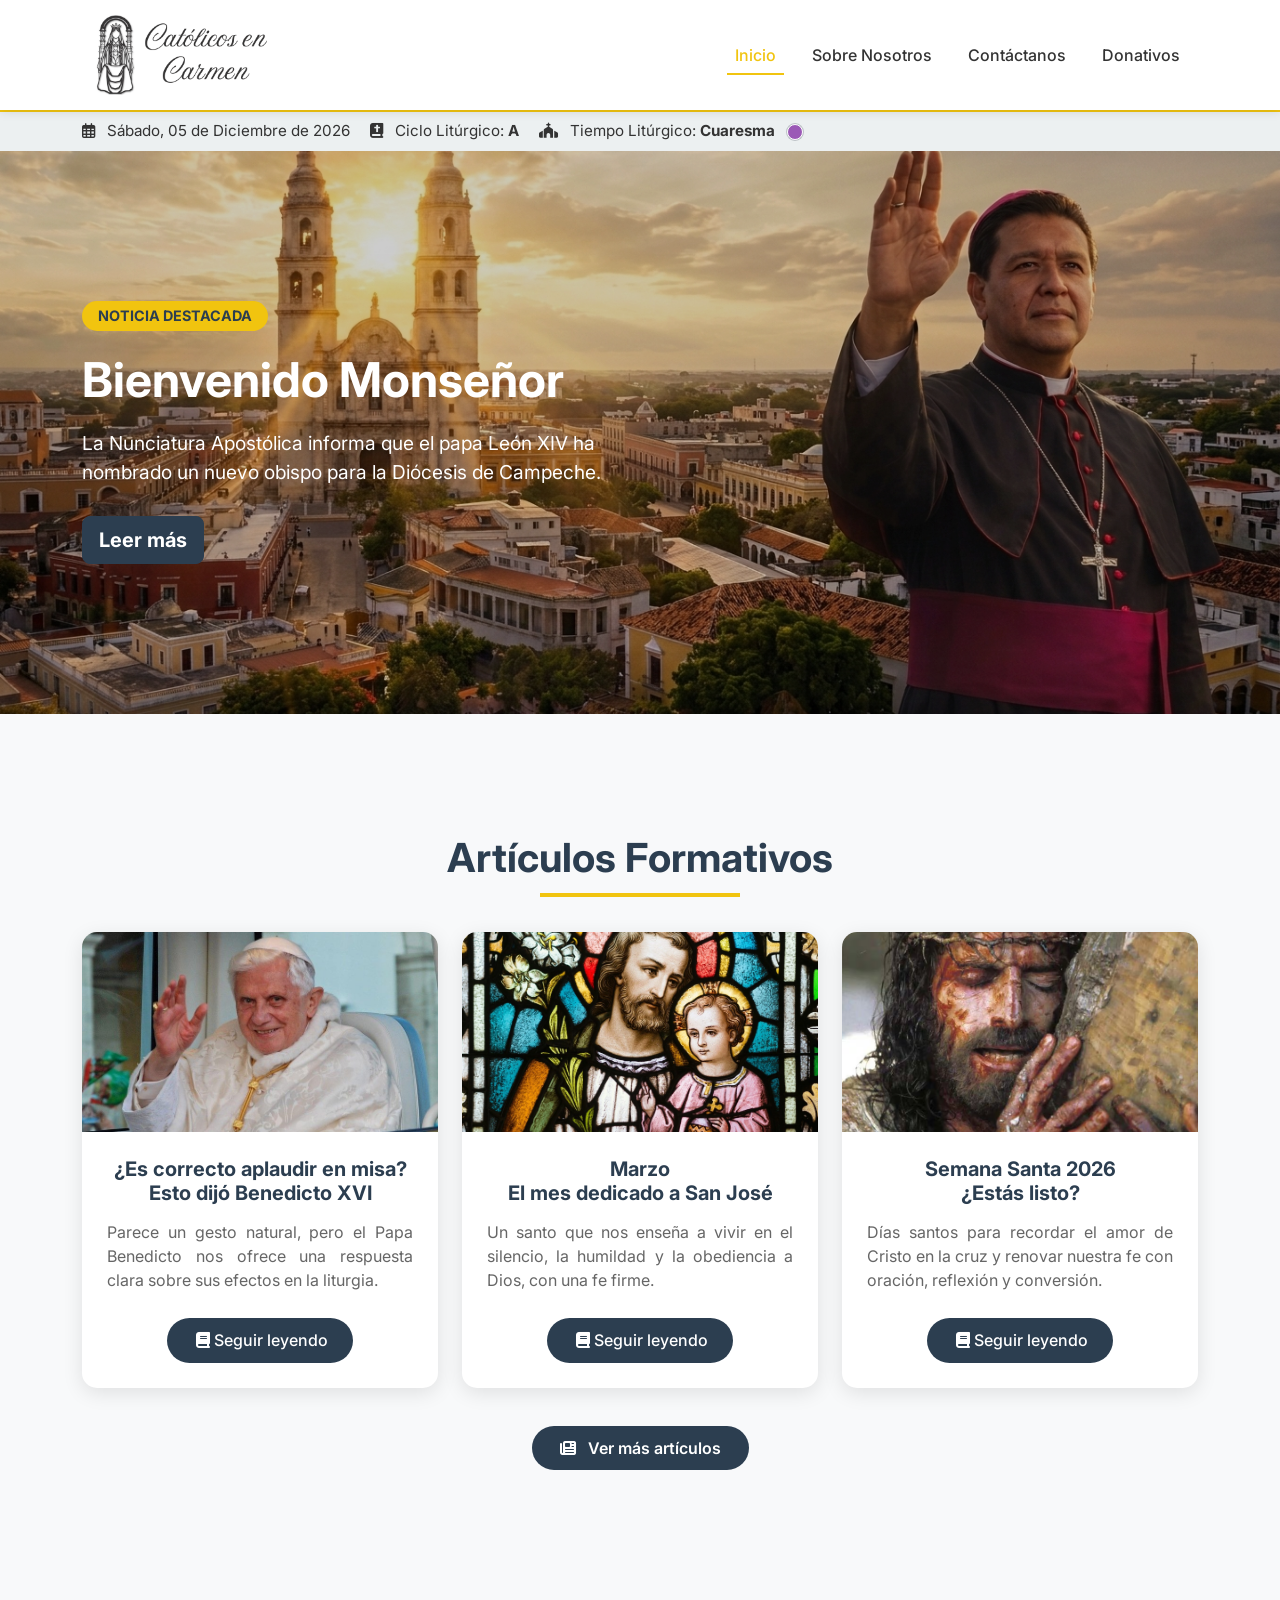
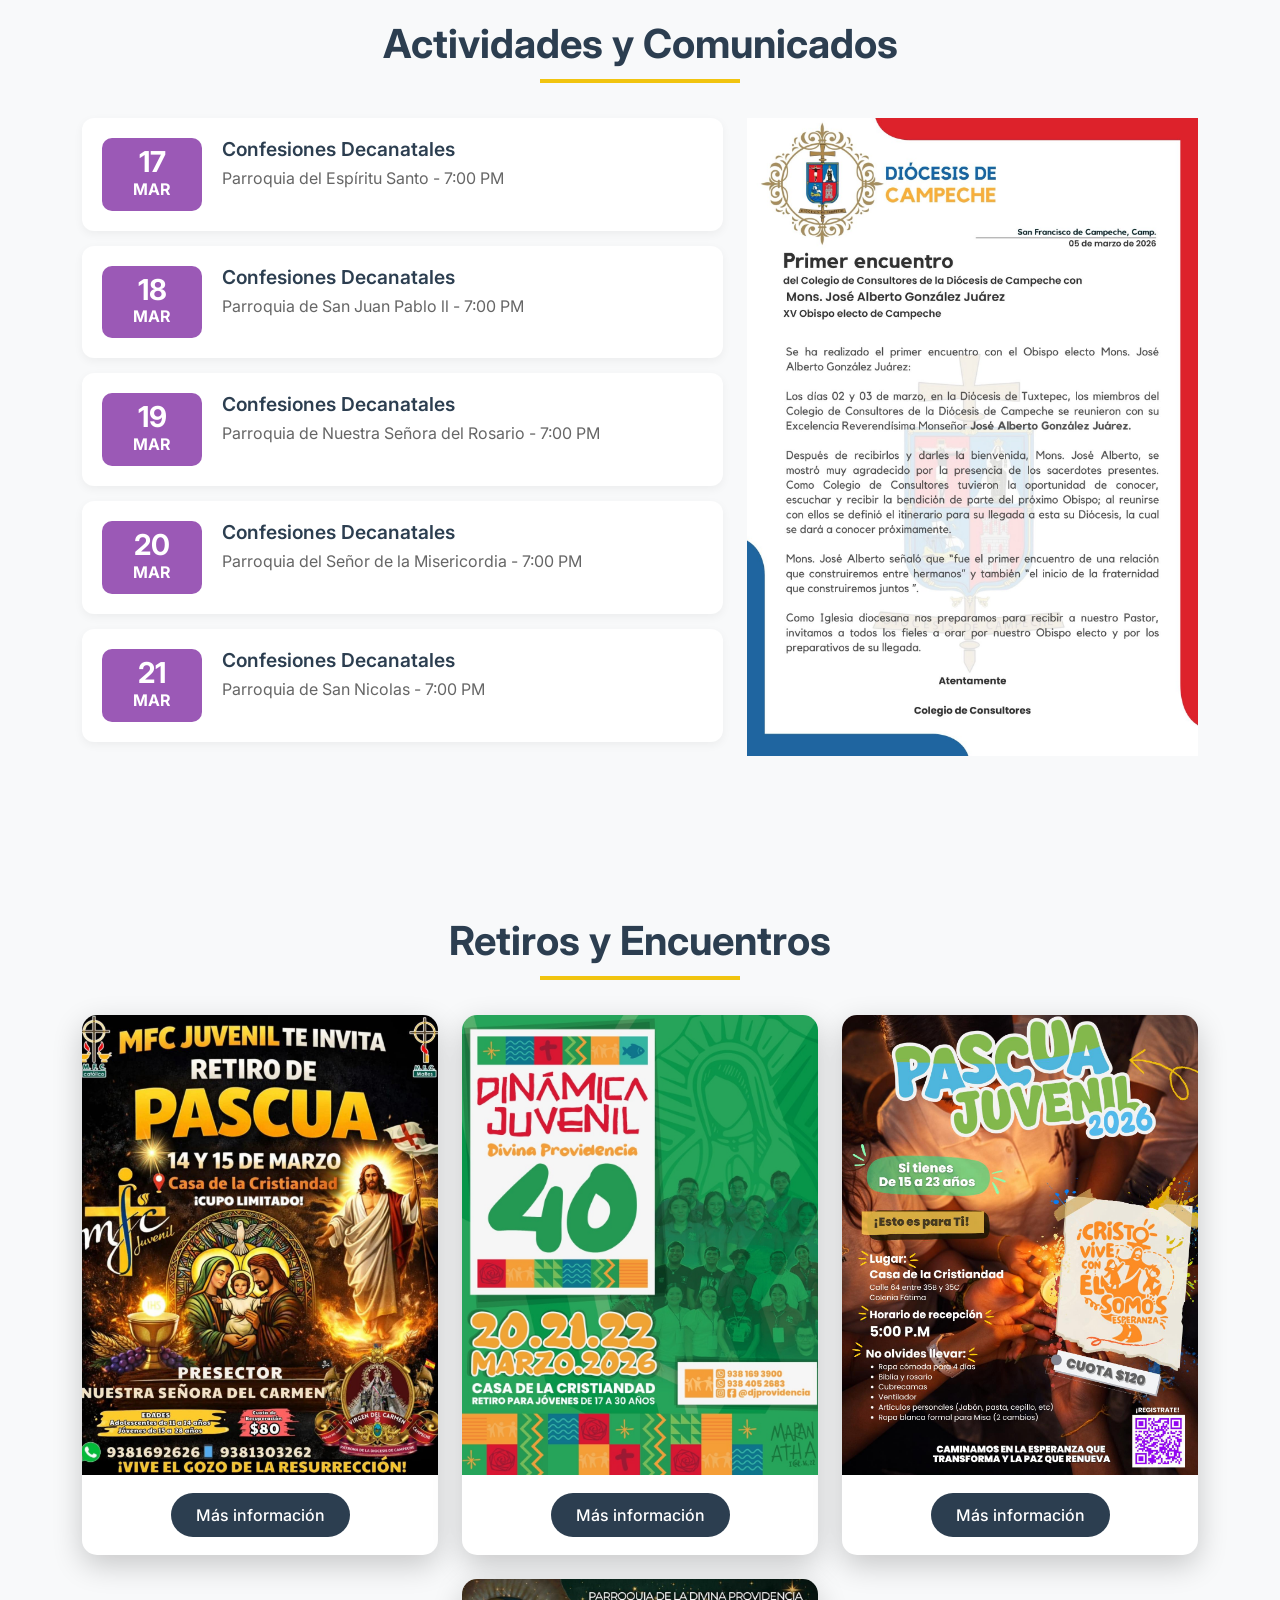
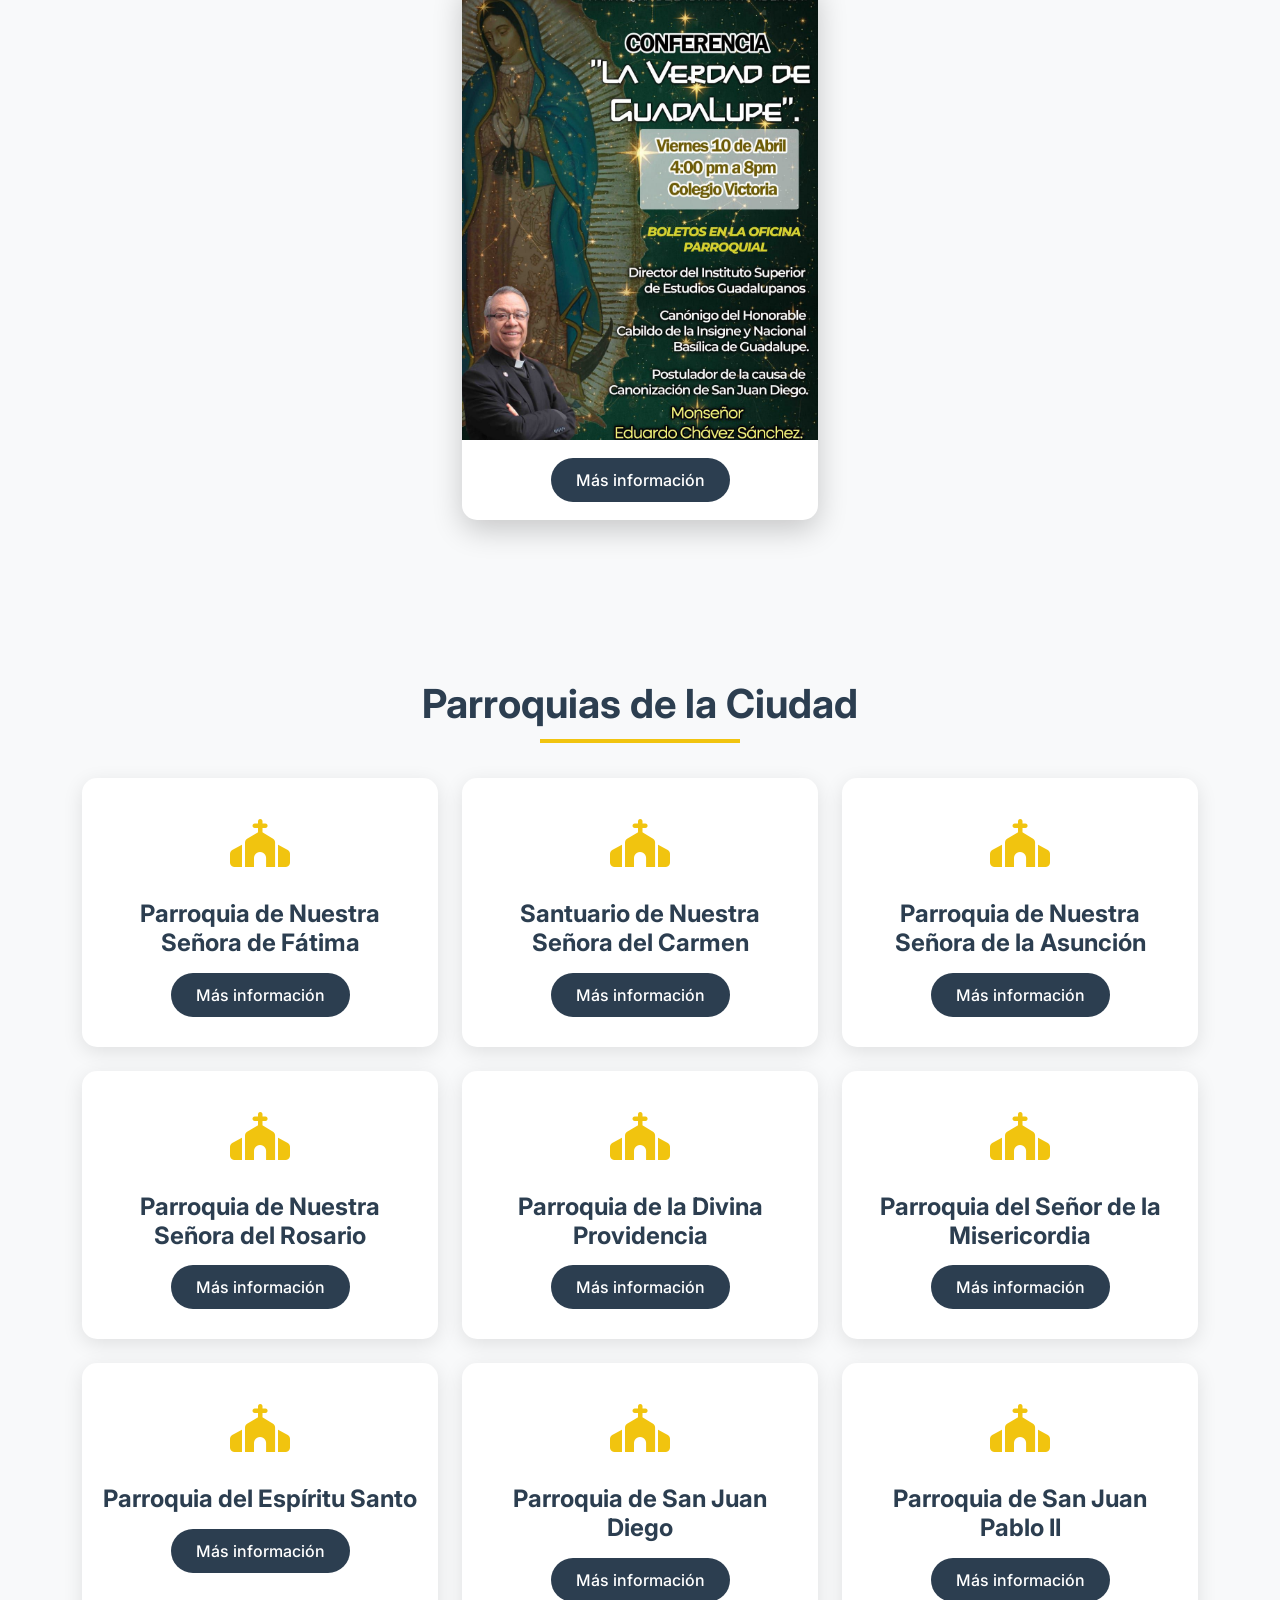
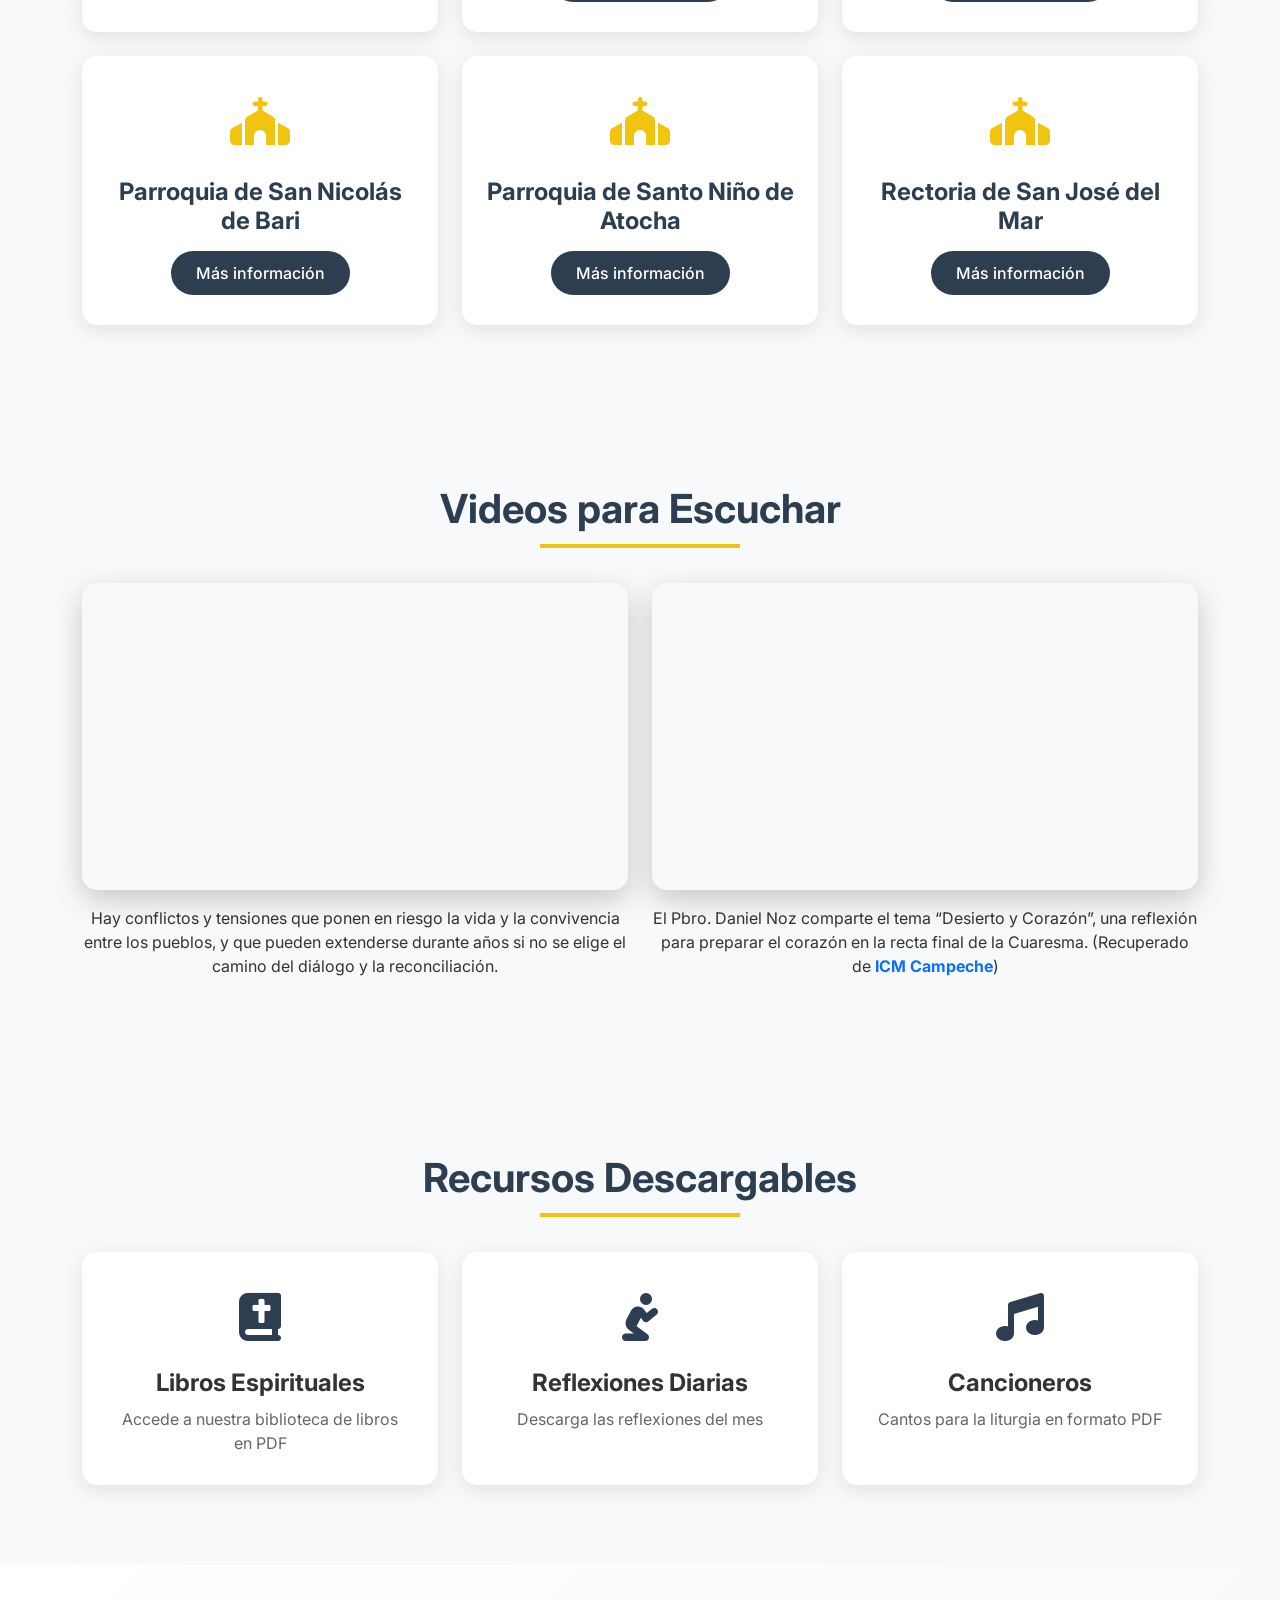
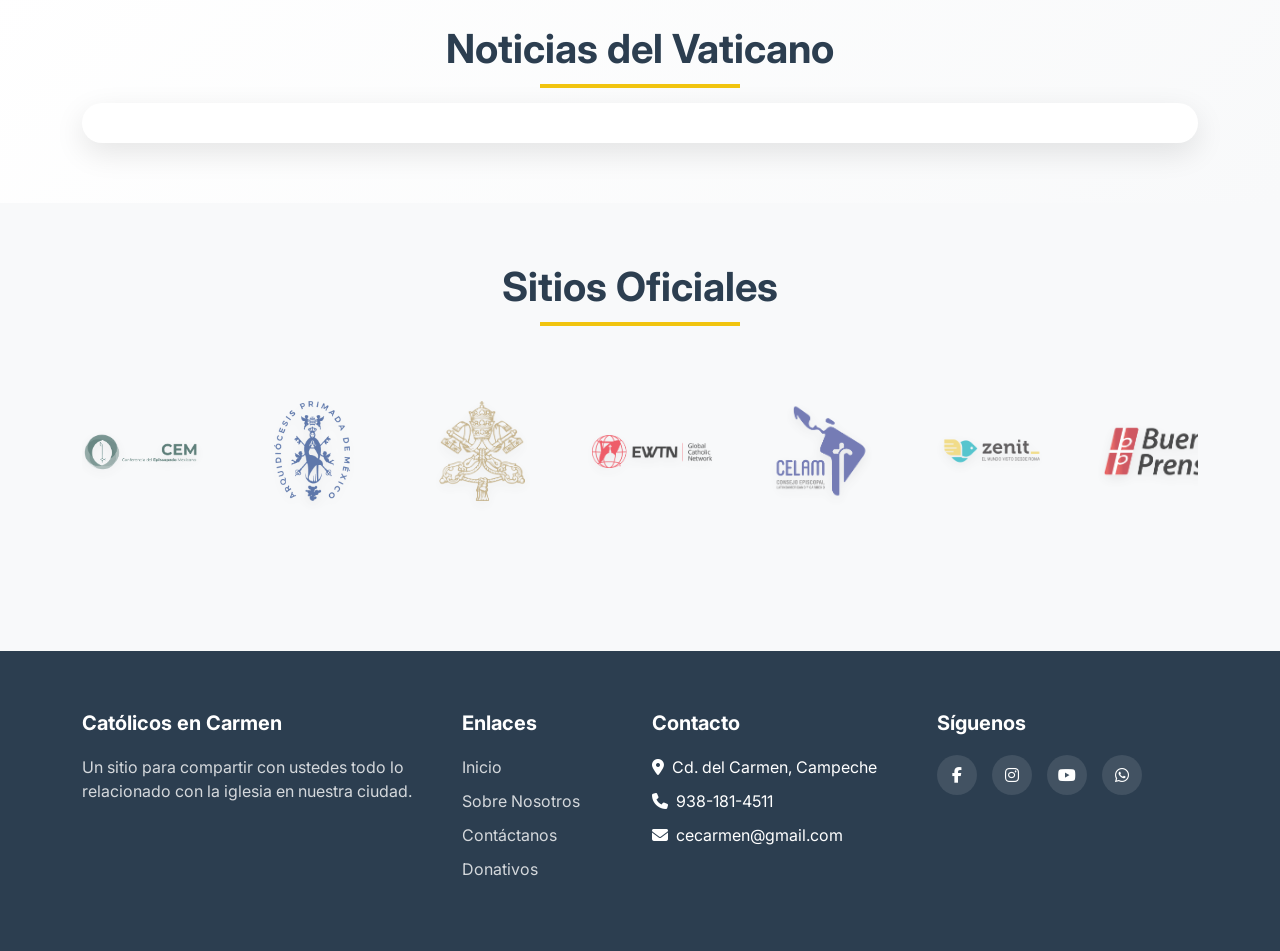
<file: index.html>
<!DOCTYPE html>
<html lang="es">
<head>
    <meta charset="UTF-8">
    <meta name="viewport" content="width=device-width, initial-scale=1.0">
    <title>Católicos en Carmen</title>
    <link rel="icon" href="main/images/icono.ico" type="image/x-icon">
    <link href="https://cdn.jsdelivr.net/npm/bootstrap@5.3.0/dist/css/bootstrap.min.css" rel="stylesheet">
    <link rel="stylesheet" href="https://cdnjs.cloudflare.com/ajax/libs/font-awesome/6.4.0/css/all.min.css">
    <link href="https://fonts.googleapis.com/css2?family=Inter:wght@300;400;500;600;700&display=swap" rel="stylesheet">
    <link rel="stylesheet" href="main/style.css">
</head>
<body>

<!-- Navbar Principal -->
<nav class="navbar navbar-expand-lg navbar-principal sticky-top">
    <div class="container">
        <a class="navbar-brand" href="index.html">
            <img src="main/images/logo.png" alt="Logo">
        </a>
        <button class="navbar-toggler" type="button" data-bs-toggle="collapse" data-bs-target="#navbarPrincipal" aria-controls="navbarPrincipal" aria-expanded="false" aria-label="Toggle navigation">
            <span class="navbar-toggler-icon"></span>
        </button>
        <div class="collapse navbar-collapse" id="navbarPrincipal">
            <ul class="navbar-nav ms-auto">
                <li class="nav-item">
                    <a class="nav-link active" href="index.html">Inicio</a>
                </li>
                <li class="nav-item">
                    <a class="nav-link" href="#">Sobre Nosotros</a>
                </li>
                <li class="nav-item">
                    <a class="nav-link" href="#">Contáctanos</a>
                </li>
                <li class="nav-item">
                    <a class="nav-link" href="#">Donativos</a>
                </li>
            </ul>
        </div>
    </div>
</nav>

<!-- Segundo Navbar -->
<nav class="navbar-liturgico sticky-top">
    <div class="container">
        <div class="liturgico-info">
            <span><i class="far fa-calendar-alt me-2"></i> <span id="fecha-actual"></span></span>
            <span><i class="fas fa-bible me-2"></i> Ciclo Litúrgico: <strong id="ciclo-liturgico">A</strong></span>
            <span>
                <i class="fas fa-church me-2"></i> Tiempo Litúrgico: 
                <strong id="tiempo-liturgico">Cuaresma</strong>
                <span class="circulo-liturgico" id="circulo-tiempo" style="background-color: #9b59b6;"></span>
            </span>
        </div>
    </div>
</nav>

<!-- Noticia Principal -->
<section id="inicio" class="hero-section">
    <div class="container">
        <div class="hero-content">
            <span class="badge">NOTICIA DESTACADA</span>
            <h1>Bienvenido Monseñor</h1>
            <p>La Nunciatura Apostólica informa que el papa León XIV ha nombrado un nuevo obispo para la Diócesis de Campeche.</p>
            <a href="noticia/noti_001.html" class="btn btn-outline-light btn-lg"><strong>Leer más</strong></a>
        </div>
    </div>
</section>

<!-- Artículos Formativos -->
<section class="section-padding">
    <div class="container">
        <h2 class="section-title">Artículos Formativos</h2>
        <div class="row g-4">
            <div class="col-md-4">
                <div class="card">
                    <img src="main/images/art_001.jpeg" class="card-img-top" alt="Artículo 1">
                    <div class="card-body">
                        <h5 class="card-title">¿Es correcto aplaudir en misa?<br>Esto dijó Benedicto XVI</h5>
                        <p class="card-text"> Parece un gesto natural, pero el Papa Benedicto nos ofrece una respuesta clara sobre sus efectos en la liturgia.</p>
                        <a href="#" class="btn btn-link"><i class="fas fa-book ms-1"></i> Seguir leyendo</a>
                    </div>
                </div>
            </div>
            <div class="col-md-4">
                <div class="card">
                    <img src="main/images/art_002.webp" class="card-img-top" alt="Artículo 2">
                    <div class="card-body">
                        <h5 class="card-title">Marzo<br>El mes dedicado a San José</h5>
                        <p class="card-text">Un santo que nos enseña a vivir en el silencio, la humildad y la obediencia a Dios, con una fe firme.</p>
                        <a href="#" class="btn btn-link"><i class="fas fa-book ms-1"></i> Seguir leyendo</a>
                    </div>
                </div>
            </div>
            <div class="col-md-4">
                <div class="card">
                    <img src="main/images/art_003.avif" class="card-img-top" alt="Artículo 3">
                    <div class="card-body">
                        <h5 class="card-title">Semana Santa 2026<br>¿Estás listo?</h5>
                        <p class="card-text">Días santos para recordar el amor de Cristo en la cruz y renovar nuestra fe con oración, reflexión y conversión.</p>
                        <a href="#" class="btn btn-link"><i class="fas fa-book ms-1"></i> Seguir leyendo</a>
                    </div>
                </div>
            </div>
        </div>
        <div class="text-center mt-5">
    <a href="#" class="btn-articulos">
        <i class="fas fa-newspaper me-2"></i> Ver más artículos
    </a>
</div>
    </div>
</section>

<!-- Actividades y Comunicados-->
<section class="section-padding bg-light">
    <div class="container">
        <h2 class="section-title">Actividades y Comunicados</h2>
        <div class="row g-4">
            <div class="col-lg-7 mx-auto">
                <div class="calendario-item">
                    <div class="calendario-fecha">
                        <span class="dia">17</span>
                        <span class="mes">MAR</span>
                    </div>
                    <div class="calendario-info">
                        <h4>Confesiones Decanatales</h4>
                        <p>Parroquia del Espíritu Santo - 7:00 PM</p>
                    </div>
                </div>
                <div class="calendario-item">
                    <div class="calendario-fecha">
                        <span class="dia">18</span>
                        <span class="mes">MAR</span>
                    </div>
                    <div class="calendario-info">
                        <h4>Confesiones Decanatales</h4>
                        <p>Parroquia de San Juan Pablo ll - 7:00 PM</p>
                    </div>
                </div>
                <div class="calendario-item">
                    <div class="calendario-fecha">
                        <span class="dia">19</span>
                        <span class="mes">MAR</span>
                    </div>
                    <div class="calendario-info">
                        <h4>Confesiones Decanatales</h4>
                        <p>Parroquia de Nuestra Señora del Rosario - 7:00 PM</p>
                    </div>
                </div>
                <div class="calendario-item">
                    <div class="calendario-fecha">
                        <span class="dia">20</span>
                        <span class="mes">MAR</span>
                    </div>
                    <div class="calendario-info">
                        <h4>Confesiones Decanatales</h4>
                        <p>Parroquia del Señor de la Misericordia - 7:00 PM</p>
                    </div>
                </div>
                <div class="calendario-item">
                    <div class="calendario-fecha">
                        <span class="dia">21</span>
                        <span class="mes">MAR</span>
                    </div>
                    <div class="calendario-info">
                        <h4>Confesiones Decanatales</h4>
                        <p>Parroquia de San Nicolas - 7:00 PM</p>
                    </div>
                </div>
            </div>

            <!-- Imagen -->
            <div class="col-lg-5 text-center">
                <img src="main/images/comunicado.jpg" alt="Cartel de actividades" class="img-fluid calendario-img">
            </div>
        </div>
    </div>
</section>

<!-- Retiros y Encuentros -->
<section class="section-padding">
    <div class="container">
        <h2 class="section-title">Retiros y Encuentros</h2>

        <div class="row g-4 justify-content-center">
            
            <!-- Cartel 1 -->
            <div class="col-md-4">
                <div class="cartel-img-card">
                    <img src="main/images/flyer_1.jpg" alt="Flyer 1">
                    <div class="cartel-contacto">
                        <a href="https://www.facebook.com/photo/?fbid=1462578078839715&set=a.453020766462123&locale=es_LA" class="btn" target="_blank" rel="noopener noreferrer">
                            Más información
                        </a>
                    </div>
                </div>
            </div>

            <!-- Cartel 2 -->
            <div class="col-md-4">
                <div class="cartel-img-card">
                    <img src="main/images/flyer_2.jpg" alt="Flyer 2">
                    <div class="cartel-contacto">
                        <a href="https://www.facebook.com/photo?fbid=929511002759424&set=a.236397175404147&locale=es_LA" class="btn" target="_blank" rel="noopener noreferrer">
                            Más información
                        </a>
                    </div>
                </div>
            </div>

            <!-- Cartel 3 -->
            <div class="col-md-4">
                <div class="cartel-img-card">
                    <img src="main/images/flyer_3.jpg" alt="Flayer 3">
                    <div class="cartel-contacto">
                        <a href="https://www.facebook.com/photo/?fbid=1346087164211807&set=pb.100064316094071.-2207520000&locale=es_LA" class="btn" target="_blank" rel="noopener noreferrer">
                            Más información
                        </a>
                    </div>
                </div>
            </div>

            <!-- Cartel 4 -->
            <div class="col-md-4">
                <div class="cartel-img-card">
                    <img src="main/images/flyer_4.jpg" alt="Flayer 4">
                    <div class="cartel-contacto">
                        <a href="https://www.facebook.com/photo/?fbid=1238136631839891&set=a.492877359699159&locale=es_LA" class="btn" target="_blank" rel="noopener noreferrer">
                            Más información
                        </a>
                    </div>
                </div>
            </div>
        </div>
    </div>
</section>

<!-- Parroquias -->
<section class="section-padding bg-light">
    <div class="container">
        <h2 class="section-title">Parroquias de la Ciudad</h2>
        <div class="row g-4">
            <div class="col-md-4">
                <div class="parroquia-card">
                    <div class="parroquia-icon">
                        <i class="fas fa-church"></i>
                    </div>
                    <h4>Parroquia de Nuestra Señora de Fátima</h4>
                    <a href="#" class="btn">Más información</a>
                </div>
            </div>
            <div class="col-md-4">
                <div class="parroquia-card">
                    <div class="parroquia-icon">
                        <i class="fas fa-church"></i>
                    </div>
                    <h4>Santuario de Nuestra Señora del Carmen</h4>
                    <a href="#" class="btn">Más información</a>
                </div>
            </div>
            <div class="col-md-4">
                <div class="parroquia-card">
                    <div class="parroquia-icon">
                        <i class="fas fa-church"></i>
                    </div>
                    <h4>Parroquia de Nuestra Señora de la Asunción</h4>
                    <a href="#" class="btn">Más información</a>
                </div>
            </div>
            <div class="col-md-4">
                <div class="parroquia-card">
                    <div class="parroquia-icon">
                        <i class="fas fa-church"></i>
                    </div>
                    <h4>Parroquia de Nuestra Señora del Rosario</h4>
                    <a href="#" class="btn">Más información</a>
                </div>
            </div>
            <div class="col-md-4">
                <div class="parroquia-card">
                    <div class="parroquia-icon">
                        <i class="fas fa-church"></i>
                    </div>
                    <h4>Parroquia de la Divina Providencia</h4>
                    <a href="#" class="btn">Más información</a>
                </div>
            </div>
            <div class="col-md-4">
                <div class="parroquia-card">
                    <div class="parroquia-icon">
                        <i class="fas fa-church"></i>
                    </div>
                    <h4>Parroquia del Señor de la Misericordia</h4>
                    <a href="#" class="btn">Más información</a>
                </div>
            </div>
            <div class="col-md-4">
                <div class="parroquia-card">
                    <div class="parroquia-icon">
                        <i class="fas fa-church"></i>
                    </div>
                    <h4>Parroquia del Espíritu Santo</h4>
                    <a href="#" class="btn">Más información</a>
                </div>
            </div>
            <div class="col-md-4">
                <div class="parroquia-card">
                    <div class="parroquia-icon">
                        <i class="fas fa-church"></i>
                    </div>
                    <h4>Parroquia de San Juan Diego</h4>
                    <a href="#" class="btn">Más información</a>
                </div>
            </div>
            <div class="col-md-4">
                <div class="parroquia-card">
                    <div class="parroquia-icon">
                        <i class="fas fa-church"></i>
                    </div>
                    <h4>Parroquia de San Juan Pablo II</h4>
                    <a href="#" class="btn">Más información</a>
                </div>
            </div>
            <div class="col-md-4">
                <div class="parroquia-card">
                    <div class="parroquia-icon">
                        <i class="fas fa-church"></i>
                    </div>
                    <h4>Parroquia de San Nicolás de Bari</h4>
                    <a href="#" class="btn">Más información</a>
                </div>
            </div>
            <div class="col-md-4">
                <div class="parroquia-card">
                    <div class="parroquia-icon">
                        <i class="fas fa-church"></i>
                    </div>
                    <h4>Parroquia de Santo Niño de Atocha</h4>
                    <a href="#" class="btn">Más información</a>
                </div>
            </div>
            <div class="col-md-4">
                <div class="parroquia-card">
                    <div class="parroquia-icon">
                        <i class="fas fa-church"></i>
                    </div>
                    <h4>Rectoria de San José del Mar</h4>
                    <a href="#" class="btn">Más información</a>
                </div>
            </div>
        </div>
    </div>
</section>

<!-- Video -->
<section class="section-padding">
    <div class="container">
        <h2 class="section-title">Videos para Escuchar</h2>
        <div class="row g-4">
            <!-- Video 1 -->
            <div class="col-lg-6">
                <div class="video-container">
                    <iframe width="560" height="315" src="https://www.youtube.com/embed/K6rfwKCP3-o?si=E4OMIp_pW8oamLFN" title="YouTube video player" frameborder="0" allow="accelerometer; autoplay; clipboard-write; encrypted-media; gyroscope; picture-in-picture; web-share" referrerpolicy="strict-origin-when-cross-origin" allowfullscreen></iframe>
                </div>
                <p class="text-center mt-3">Hay conflictos y tensiones que ponen en riesgo la vida y la convivencia entre los pueblos, y que pueden extenderse durante años si no se elige el camino del diálogo y la reconciliación. </p>
            </div>

            <!-- Video 2 -->
            <div class="col-lg-6">
                <div class="video-container">
                    <iframe src="https://www.facebook.com/plugins/video.php?height=314&href=https%3A%2F%2Fwww.facebook.com%2FICMnoticias%2Fvideos%2F758157607153399%2F&show_text=false&width=560&t=60" width="560" height="314" style="border:none;overflow:hidden" scrolling="no" frameborder="0" allowfullscreen="true" allow="autoplay; clipboard-write; encrypted-media; picture-in-picture; web-share" allowFullScreen="true"></iframe>
                </div>
                <p class="text-center mt-3">El Pbro. Daniel Noz comparte el tema “Desierto y Corazón”, una reflexión para preparar el corazón en la recta final de la Cuaresma. (Recuperado de <strong><a href="https://www.facebook.com/ICMnoticias?locale=es_LA" target="_blank" rel="noopener noreferrer" class="link-icm">ICM Campeche</a></strong>)</p>
            </div>
        </div>
    </div>
</section>

<!-- Recursos Descargables -->
<section class="section-padding bg-light">
    <div class="container">
        <h2 class="section-title">Recursos Descargables</h2>
        <div class="row g-4">
            <div class="col-md-4">
                <a href="biblioteca/biblio.html" class="recurso-link">
                    <div class="recurso-card">
                        <div class="recurso-icon">
                            <i class="fas fa-book-bible"></i>
                        </div>
                        <h4>Libros Espirituales</h4>
                        <p>Accede a nuestra biblioteca de libros en PDF</p>
                    </div>
                </a>
            </div>
            <div class="col-md-4">
                <a href="#" class="recurso-link">
                    <div class="recurso-card">
                        <div class="recurso-icon">
                            <i class="fas fa-pray"></i>
                        </div>
                        <h4>Reflexiones Diarias</h4>
                        <p>Descarga las reflexiones del mes</p>
                    </div>
                </a>
            </div>
            <div class="col-md-4">
                <a href="biblioteca.html?categoria=cancioneros" class="recurso-link">
                    <div class="recurso-card">
                        <div class="recurso-icon">
                            <i class="fas fa-music"></i>
                        </div>
                        <h4>Cancioneros</h4>
                        <p>Cantos para la liturgia en formato PDF</p>
                    </div>
                </a>
            </div>
        </div>
    </div>
</section>

<!-- Widget Vatican News -->
<section class="section-padding vatican-news-widget">
    <div class="container">
        <h2 class="section-title">Noticias del Vaticano</h2>
        <div class="vatican-news-container">
            <vaticannews-widget lang="es" fontSize="18" carouselVideoAuto="true" carouselVideoTime="fast"></vaticannews-widget>
        </div>
    </div>
</section>
<script src="https://www.vaticannews.va/widget.js"></script>

<!-- Canales Oficiales -->
<section class="section-padding canales-oficiales">
    <div class="container">
        <h2 class="section-title">Sitios Oficiales</h2>
        <div class="carrusel-logos">
            <div class="carrusel-track">
                <!-- Primera copia de logos -->
                <a href="https://cem.org.mx/" target="_blank" rel="noopener noreferrer" class="logo-link">
                    <img src="main/images/CO_cem.png" alt="CEM" class="logo-img">
                </a>
                <a href="https://arquidiocesismexico.org.mx/" target="_blank" rel="noopener noreferrer" class="logo-link">
                    <img src="main/images/CO_arqui_primada_mexico.png" alt="Arqui_Primada_MX" class="logo-img">
                </a>
                <a href="https://www.vatican.va/content/vatican/es.html" target="_blank" rel="noopener noreferrer" class="logo-link">
                    <img src="main/images/CO_santa_sede.png" alt="Santa_Sede" class="logo-img">
                </a>
                <a href="https://www.ewtn.com/es" target="_blank" rel="noopener noreferrer" class="logo-link">
                    <img src="main/images/CO_ewtn.png" alt="EWTN" class="logo-img">
                </a>
                <a href="https://celam.org/" target="_blank" rel="noopener noreferrer" class="logo-link">
                    <img src="main/images/CO_celam.png" alt="CELAM" class="logo-img">
                </a>
                <a href="https://es.zenit.org/" target="_blank" rel="noopener noreferrer" class="logo-link">
                    <img src="main/images/CO_zenit.png" alt="Zenit" class="logo-img">
                </a>
                <a href="https://www.buenaprensa.com/" target="_blank" rel="noopener noreferrer" class="logo-link">
                    <img src="main/images/CO_buena_prensa.png" alt="Buena Prensa" class="logo-img">
                </a>
                <a href="https://arquidiocesisdeyucatan.org.mx/" target="_blank" rel="noopener noreferrer" class="logo-link">
                    <img src="main/images/CO_arqui_yuc.png" alt="Arqui_Yucatan" class="logo-img">
                </a>
                
                <!-- Segunda copia de logos (para el loop infinito) -->
                <a href="https://cem.org.mx/" target="_blank" rel="noopener noreferrer" class="logo-link">
                    <img src="main/images/CO_cem.png" alt="CEM" class="logo-img">
                </a>
                <a href="https://arquidiocesismexico.org.mx/" target="_blank" rel="noopener noreferrer" class="logo-link">
                    <img src="main/images/CO_arqui_primada_mexico.png" alt="Arqui_Primada_MX" class="logo-img">
                </a>
                <a href="https://www.vatican.va/content/vatican/es.html" target="_blank" rel="noopener noreferrer" class="logo-link">
                    <img src="main/images/CO_santa_sede.png" alt="Santa_Sede" class="logo-img">
                </a>
                <a href="https://www.ewtn.com/es" target="_blank" rel="noopener noreferrer" class="logo-link">
                    <img src="main/images/CO_ewtn.png" alt="EWTN" class="logo-img">
                </a>
                <a href="https://celam.org/" target="_blank" rel="noopener noreferrer" class="logo-link">
                    <img src="main/images/CO_celam.png" alt="CELAM" class="logo-img">
                </a>
                <a href="https://es.zenit.org/" target="_blank" rel="noopener noreferrer" class="logo-link">
                    <img src="main/images/CO_zenit.png" alt="Zenit" class="logo-img">
                </a>
                <a href="https://www.buenaprensa.com/" target="_blank" rel="noopener noreferrer" class="logo-link">
                    <img src="main/images/CO_buena_prensa.png" alt="Buena Prensa" class="logo-img">
                </a>
                <a href="https://arquidiocesisdeyucatan.org.mx/" target="_blank" rel="noopener noreferrer" class="logo-link">
                    <img src="main/images/CO_arqui_yuc.png" alt="Arqui_Yucatan" class="logo-img">
                </a>
            </div>
        </div>
    </div>
</section>

<!-- Footer -->
<footer>
    <div class="container">
        <div class="row">

            <div class="col-lg-4 mb-4">
                <h5>Católicos en Carmen</h5>
                <p>
                    Un sitio para compartir con ustedes todo lo relacionado con la iglesia en nuestra ciudad.
                </p>
            </div>

            <div class="col-lg-2 col-md-6 mb-4">
                <h5>Enlaces</h5>
                <ul class="list-unstyled">
                    <li><a href="index.html">Inicio</a></li>
                    <li><a href="#">Sobre Nosotros</a></li>
                    <li><a href="#">Contáctanos</a></li>
                    <li><a href="#">Donativos</a></li>
                </ul>
            </div>

            <div class="col-lg-3 col-md-6 mb-4">
                <h5>Contacto</h5>
                <ul class="list-unstyled footer-contacto">
                    <li><i class="fas fa-map-marker-alt me-2"></i>Cd. del Carmen, Campeche</li>
                    <li><i class="fas fa-phone me-2"></i>938-181-4511</li>
                    <li><i class="fas fa-envelope me-2"></i>cecarmen@gmail.com</li>
                </ul>
            </div>

            <div class="col-lg-3 mb-4">
                <h5>Síguenos</h5>
                <div class="social-icons">
                    <a href="#"><i class="fab fa-facebook-f"></i></a>
                    <a href="#"><i class="fab fa-instagram"></i></a>
                    <a href="#"><i class="fab fa-youtube"></i></a>
                    <a href="#"><i class="fab fa-whatsapp"></i></a>
                </div>
            </div>
        </div>
    </div>
</footer>

<div id="sobre-nosotros" style="scroll-margin-top: 100px;"></div>
<div id="contacto" style="scroll-margin-top: 100px;"></div>
<div id="donativos" style="scroll-margin-top: 100px;"></div>

<script src="https://cdn.jsdelivr.net/npm/bootstrap@5.3.0/dist/js/bootstrap.bundle.min.js"></script>
<script src="main/script.js"></script>

</body>
</html>
</file>
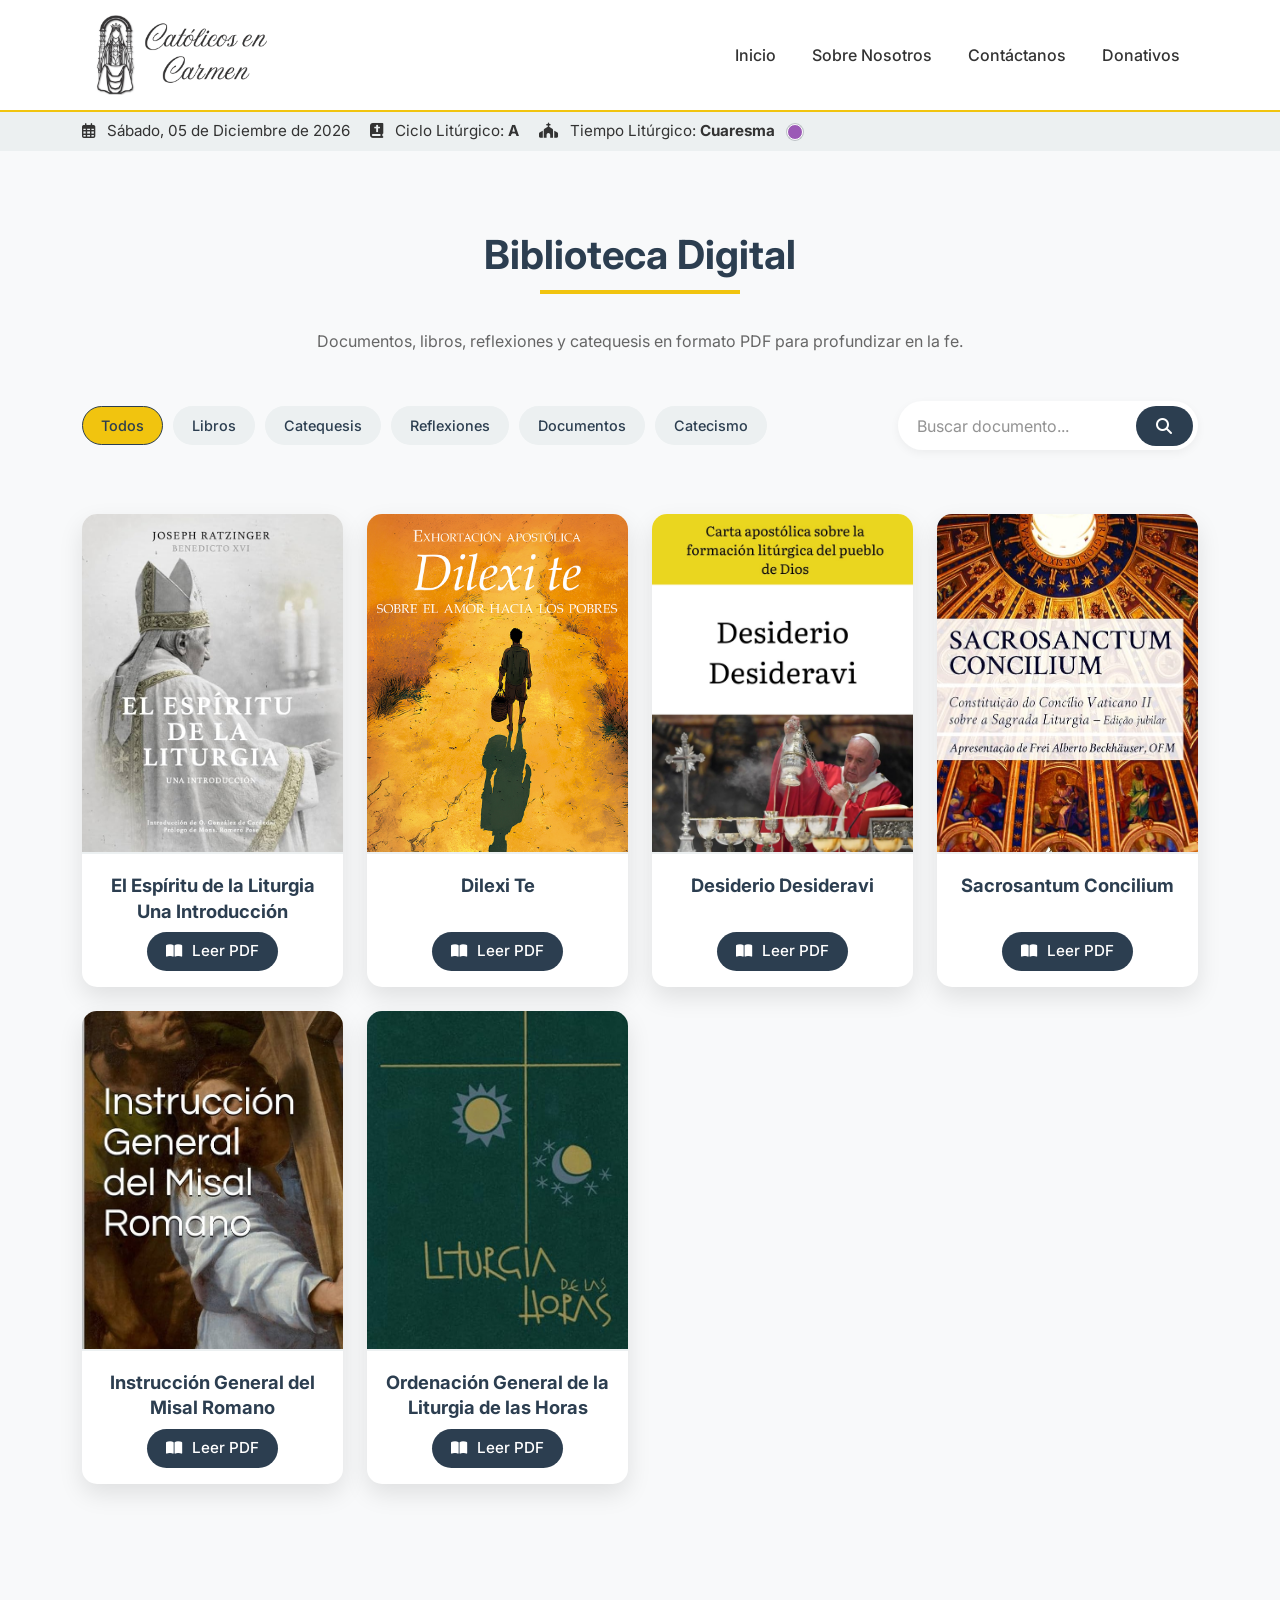
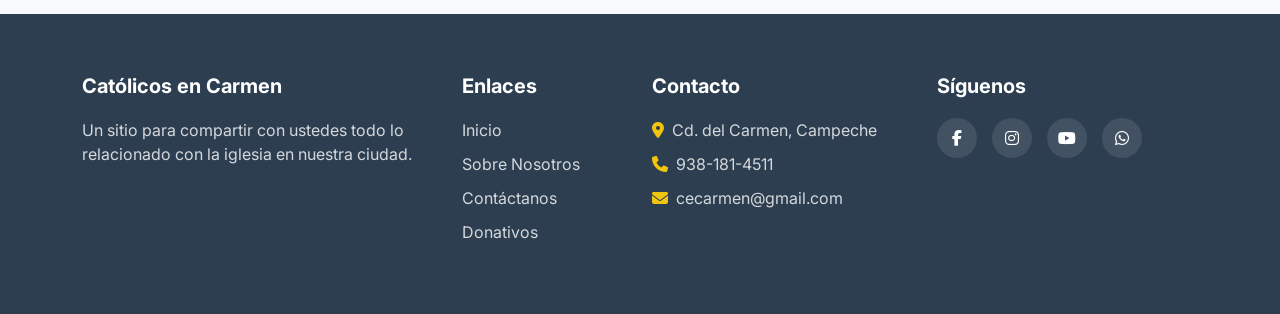
<file: biblioteca/biblio.html>
<!DOCTYPE html>
<html lang="es">
<head>
    <meta charset="UTF-8">
    <meta name="viewport" content="width=device-width, initial-scale=1.0">
    <title>Biblioteca Digital · Católicos en Carmen</title>
    <link rel="icon" href="/main/images/icono.ico" type="image/x-icon">
    <link href="https://cdn.jsdelivr.net/npm/bootstrap@5.3.0/dist/css/bootstrap.min.css" rel="stylesheet">
    <link rel="stylesheet" href="https://cdnjs.cloudflare.com/ajax/libs/font-awesome/6.4.0/css/all.min.css">
    <link href="https://fonts.googleapis.com/css2?family=Inter:wght@300;400;500;600;700&display=swap" rel="stylesheet">
    <link rel="stylesheet" href="biblio.css">
</head>
<body>

<!-- Navbar Principal -->
<nav class="navbar navbar-expand-lg navbar-principal sticky-top">
    <div class="container">
        <a class="navbar-brand" href="/index.html">
            <img src="/main/images/logo.png" alt="Logo">
        </a>
        <button class="navbar-toggler" type="button" data-bs-toggle="collapse" data-bs-target="#navbarPrincipal" aria-controls="navbarPrincipal" aria-expanded="false" aria-label="Toggle navigation">
            <span class="navbar-toggler-icon"></span>
        </button>
        <div class="collapse navbar-collapse" id="navbarPrincipal">
            <ul class="navbar-nav ms-auto">
                <li class="nav-item">
                    <a class="nav-link" href="/index.html">Inicio</a>
                </li>
                <li class="nav-item">
                    <a class="nav-link" href="index.html#sobre-nosotros">Sobre Nosotros</a>
                </li>
                <li class="nav-item">
                    <a class="nav-link" href="index.html#contacto">Contáctanos</a>
                </li>
                <li class="nav-item">
                    <a class="nav-link" href="#donativos">Donativos</a>
                </li>
            </ul>
        </div>
    </div>
</nav>

<!-- Segundo Navbar - Información Litúrgica -->
<nav class="navbar-liturgico sticky-top">
    <div class="container">
        <div class="liturgico-info">
            <span><i class="far fa-calendar-alt me-2"></i> <span id="fecha-actual"></span></span>
            <span><i class="fas fa-bible me-2"></i> Ciclo Litúrgico: <strong id="ciclo-liturgico">A</strong></span>
            <span>
                <i class="fas fa-church me-2"></i> Tiempo Litúrgico: 
                <strong id="tiempo-liturgico">Cuaresma</strong>
                <span class="circulo-liturgico" id="circulo-tiempo" style="background-color: #9b59b6;"></span>
            </span>
        </div>
    </div>
</nav>

<!-- CONTENIDO PRINCIPAL: BIBLIOTECA DIGITAL -->
<section class="section-padding">
    <div class="container">
        <h2 class="section-title">Biblioteca Digital</h2>
        <p class="text-center mb-5" style="color: var(--color-texto-gris); max-width: 700px; margin-left: auto; margin-right: auto;">
            Documentos, libros, reflexiones y catequesis en formato PDF para profundizar en la fe.
        </p>

        <!-- Filtros y buscador -->
        <div class="biblioteca-header">
            <div class="filtro-categoria">
                <span class="badge-categoria activo">Todos</span>
                <span class="badge-categoria">Libros</span>
                <span class="badge-categoria">Catequesis</span>
                <span class="badge-categoria">Reflexiones</span>
                <span class="badge-categoria">Documentos</span>
                <span class="badge-categoria">Catecismo</span>
            </div>
            <div class="buscador-pdf">
                <input type="text" placeholder="Buscar documento...">
                <button><i class="fas fa-search"></i></button>
            </div>
        </div>

        <!-- GRID DE PDFS -->
        <div class="row g-4 mt-2">
            <!-- PDF 1 -->
            <div class="col-lg-3 col-md-4 col-sm-6">
                <div class="pdf-card">
                    <img src="portadas/book_001.jpg" alt="Portada 1" class="pdf-portada" onerror="this.src='https://via.placeholder.com/300x400?text=Portada+PDF'">
                    <div class="pdf-body">
                        <div class="pdf-titulo">El Espíritu de la Liturgia Una Introducción</div>
                        <a href="/biblioteca/pdf/El Espíritu de la Liturgia - Una Introducción.pdf" class="btn-leer"><i class="fas fa-book-open"></i> Leer PDF</a>
                    </div>
                </div>
            </div>
            <!-- PDF 2 -->
            <div class="col-lg-3 col-md-4 col-sm-6">
                <div class="pdf-card">
                    <img src="portadas/book_002.jpg" alt="Portada 2" class="pdf-portada" onerror="this.src='https://via.placeholder.com/300x400?text=Portada+PDF'">
                    <div class="pdf-body">
                        <div class="pdf-titulo">Dilexi Te</div>
                        <a href="/biblioteca/pdf/Exhortación Apostólica Dilexi Te.pdf" class="btn-leer"><i class="fas fa-book-open"></i> Leer PDF</a>
                    </div>
                </div>
            </div>
            <!-- PDF 3 -->
            <div class="col-lg-3 col-md-4 col-sm-6">
                <div class="pdf-card">
                    <img src="/biblioteca/portadas/book_003.jpg" alt="Portada 3" class="pdf-portada" onerror="this.src='https://via.placeholder.com/300x400?text=Portada+PDF'">
                    <div class="pdf-body">
                        <div class="pdf-titulo">Desiderio Desideravi</div>
                        <a href="/biblioteca/pdf/Desiderio Desideravi.pdf" class="btn-leer"><i class="fas fa-book-open"></i> Leer PDF</a>
                    </div>
                </div>
            </div>
            <!-- PDF 4 -->
            <div class="col-lg-3 col-md-4 col-sm-6">
                <div class="pdf-card">
                    <img src="/biblioteca/portadas/book_004.jpg" alt="Portada 4" class="pdf-portada" onerror="this.src='https://via.placeholder.com/300x400?text=Portada+PDF'">
                    <div class="pdf-body">
                        <div class="pdf-titulo">Sacrosantum Concilium</div>
                        <a href="/biblioteca/pdf/Constitución Sacrosantum Concilium - Sobre la Sagrada Liturgia.pdf" class="btn-leer"><i class="fas fa-book-open"></i> Leer PDF</a>
                    </div>
                </div>
            </div>
            <!-- PDF 5 -->
            <div class="col-lg-3 col-md-4 col-sm-6">
                <div class="pdf-card">
                    <img src="/biblioteca/portadas/book_005.jpg" alt="Portada 5" class="pdf-portada" onerror="this.src='https://via.placeholder.com/300x400?text=Portada+PDF'">
                    <div class="pdf-body">
                        <div class="pdf-titulo">Instrucción General del Misal Romano</div>
                        <a href="/biblioteca/pdf/Instrucción General del Misal Romano.pdf" class="btn-leer"><i class="fas fa-book-open"></i> Leer PDF</a>
                    </div>
                </div>
            </div>
            <!-- PDF 6 -->
            <div class="col-lg-3 col-md-4 col-sm-6">
                <div class="pdf-card">
                    <img src="/biblioteca/portadas/book_006.jpg" alt="Portada 6" class="pdf-portada" onerror="this.src='https://via.placeholder.com/300x400?text=Portada+PDF'">
                    <div class="pdf-body">
                        <div class="pdf-titulo">Ordenación General de la Liturgia de las Horas</div>
                        <a href="/biblioteca/pdf/Ordenación General de la Liturgia de las Horas.pdf" class="btn-leer"><i class="fas fa-book-open"></i> Leer PDF</a>
                    </div>
                </div>
            </div>
        </div>
    </div>
</section>

<!-- Footer -->
<footer>
    <div class="container">
        <div class="row">
            <div class="col-lg-4 mb-4">
                <h5>Católicos en Carmen</h5>
                <p>Un sitio para compartir con ustedes todo lo relacionado con la iglesia en nuestra ciudad.</p>
            </div>
            <div class="col-lg-2 col-md-6 mb-4">
                <h5>Enlaces</h5>
                <ul class="list-unstyled">
                    <li><a href="index.html">Inicio</a></li>
                    <li><a href="index.html#sobre-nosotros">Sobre Nosotros</a></li>
                    <li><a href="index.html#contacto">Contáctanos</a></li>
                    <li><a href="#donativos">Donativos</a></li>
                </ul>
            </div>
            <div class="col-lg-3 col-md-6 mb-4">
                <h5>Contacto</h5>
                <ul class="list-unstyled footer-contacto">
                    <li><i class="fas fa-map-marker-alt me-2"></i>Cd. del Carmen, Campeche</li>
                    <li><i class="fas fa-phone me-2"></i>938-181-4511</li>
                    <li><i class="fas fa-envelope me-2"></i>cecarmen@gmail.com</li>
                </ul>
            </div>
            <div class="col-lg-3 mb-4">
                <h5>Síguenos</h5>
                <div class="social-icons">
                    <a href="#"><i class="fab fa-facebook-f"></i></a>
                    <a href="#"><i class="fab fa-instagram"></i></a>
                    <a href="#"><i class="fab fa-youtube"></i></a>
                    <a href="#"><i class="fab fa-whatsapp"></i></a>
                </div>
            </div>
        </div>
    </div>
</footer>

<!-- Secciones ocultas para navegación -->
<div id="sobre-nosotros" style="scroll-margin-top: 100px;"></div>
<div id="contacto" style="scroll-margin-top: 100px;"></div>
<div id="donativos" style="scroll-margin-top: 100px;"></div>

<!-- Scripts -->
<script src="https://cdn.jsdelivr.net/npm/bootstrap@5.3.0/dist/js/bootstrap.bundle.min.js"></script>
<!-- JavaScript personalizado: biblioteca.js -->
<script src="biblio.js"></script>
</body>
</html>
</file>
<file: main/style.css>
:root {
    --color-fondo: #f8f9fa;
    --color-texto: #333;
    --color-primario: #2c3e50;
    --color-secundario: #f1c40f;
    --color-claro: #ecf0f1;
    --color-borde: #bdc3c7;
    --color-verde-liturgico: #27ae60;
    --color-texto-gris: #666;
    --color-blanco: #ffffff;
    --color-morado: #9b59b6;
}

* {
    font-family: 'Inter', sans-serif;
}

body {
    background-color: var(--color-fondo);
    color: var(--color-texto);
}

/* Navbar Principal */
.navbar-principal {
    background-color: var(--color-blanco);
    padding: 10px 0;
    box-shadow: 0 2px 10px rgba(0,0,0,0.1);
}

.navbar-principal .navbar-brand img {
    max-height: 80px;
    transition: all 0.3s ease;
}

.navbar-principal .nav-link {
    color: var(--color-texto) !important;
    font-weight: 500;
    margin: 0 10px;
    position: relative;
}

.navbar-principal .nav-link:hover {
    color: var(--color-secundario) !important;
}

.navbar-principal .nav-link.active {
    color: var(--color-secundario) !important;
}

.navbar-principal .nav-link::after {
    content: '';
    position: absolute;
    width: 0;
    height: 2px;
    bottom: 0;
    left: 0;
    background-color: var(--color-secundario);
    transition: width 0.3s;
}

.navbar-principal .nav-link:hover::after {
    width: 100%;
}

.navbar-principal .nav-link.active::after {
    width: 100%;
}

.navbar-toggler {
    border: none;
    box-shadow: none;
}

.navbar-toggler:focus {
    box-shadow: none;
    outline: none;
}

.navbar-toggler-icon {
    filter: none;
}

/* Segundo Navbar */
.navbar-liturgico {
    background-color: var(--color-claro);
    padding: 8px 0;
    font-size: 0.95rem;
    border-top: 2px solid var(--color-secundario);

    position: sticky;
    top: 110px;
    z-index: 999;
}

.liturgico-info {
    display: flex;
    align-items: center;
    gap: 20px;
    flex-wrap: wrap;
}

.circulo-liturgico {
    width: 16px;
    height: 16px;
    border-radius: 50%;
    display: inline-block;
    margin-left: 8px;
    background-color: var(--color-verde-liturgico);
    border: 1px solid var(--color-blanco);
    box-shadow: 0 0 0 1px var(--color-borde);
    vertical-align: middle;
}

/* Noticia Principal */
.hero-section {
    background: linear-gradient(rgba(0,0,0,0.2), rgba(0,0,0,0.2)), url('images/noticia_principal.png');
    background-size: cover;
    background-position: center;
    color: var(--color-blanco);
    padding: 150px 0;
    margin-bottom: 40px;
}

.hero-content {
    max-width: 600px;
}

.hero-content .badge {
    background-color: var(--color-secundario);
    color: var(--color-primario);
    font-size: 0.9rem;
    padding: 8px 16px;
    border-radius: 20px;
    margin-bottom: 20px;
}

.hero-content h1 {
    font-size: 3rem;
    font-weight: 700;
    margin-bottom: 20px;
    text-align: auto;
}

.hero-content p {
    font-size: 1.2rem;
    margin-bottom: 30px;
    text-align: auto;
}

.btn-outline-light {
    background-color: var(--color-primario);
    border-color: var(--color-primario);
    color: var(--color-blanco);
    
}

.btn-outline-light:hover {
    background-color: var(--color-secundario);
    border-color: var(--color-secundario);
    color: var(--color-primario);
}

.section-padding {
    padding: 80px 0;
}

.section-title {
    font-size: 2.5rem;
    font-weight: 700;
    margin-bottom: 50px;
    color: var(--color-primario);
    position: relative;
    text-align: center;
}

.section-title::after {
    content: '';
    position: absolute;
    width: 200px;
    height: 4px;
    background-color: var(--color-secundario);
    bottom: -15px;
    left: 50%;
    transform: translateX(-50%);
}

/* Artículos Formativos */
.card {
    border: none;
    border-radius: 15px;
    overflow: hidden;
    box-shadow: 0 5px 20px rgba(0,0,0,0.1);
    transition: transform 0.3s ease;
    height: 100%;
}

.card:hover {
    transform: translateY(-5px);
}

.card-img-top {
    height: 200px;
    object-fit: cover;
}

.card-body {
    padding: 25px;
    text-align: center;
}

.card-title {
    font-weight: 700;
    margin-bottom: 15px;
    color: var(--color-primario);
    text-align: center;
}

.card-text {
    color: var(--color-texto-gris);
    line-height: 1.5;
    text-align: justify;
}

.card .btn-link {
    background-color: var(--color-primario);
    color: var(--color-blanco);
    text-decoration: none;
    font-weight: 500;
    display: inline-block;
    padding: 10px 24px;
    border-radius: 25px;
    margin-top: 10px;
    line-height: 1.4;
    transition: all 0.3s ease;
}

.card .btn-link:hover {
    background-color: var(--color-secundario);
    color: var(--color-texto);
}

.btn-articulos{
    background-color: var(--color-primario);
    color: var(--color-blanco);
    padding: 12px 28px;
    border-radius: 30px;
    font-weight: 600;
    text-decoration: none;
    transition: all 0.3s ease;
}

.btn-articulos:hover{
    background-color: var(--color-secundario);
    color: var(--color-primario);
}

/* Calendario */
.calendario-item {
    display: flex;
    gap: 20px;
    padding: 20px;
    background: var(--color-blanco);
    border-radius: 12px;
    box-shadow: 0 3px 10px rgba(0,0,0,0.05);
    margin-bottom: 15px;
    transition: all 0.3s ease;
}

.calendario-item:hover {
    box-shadow: 0 5px 20px rgba(0,0,0,0.1);
}

.calendario-fecha {
    min-width: 100px;
    text-align: center;
    background: var(--color-morado);
    color: var(--color-blanco);
    padding: 10px;
    border-radius: 10px;
    font-weight: 700;
}

.calendario-fecha .dia {
    font-size: 1.8rem;
    line-height: 1;
    display: block;
}

.calendario-fecha .mes {
    font-size: 1rem;
    text-transform: uppercase;
}

.calendario-info h4 {
    font-size: 1.2rem;
    font-weight: 600;
    margin-bottom: 5px;
    color: var(--color-primario);
}

.calendario-info p {
    color: var(--color-texto-gris);
    margin: 0;
}

/* Retiros y Encuentros */
.cartel-img-card{
    background: var(--color-blanco);
    border-radius: 15px;
    overflow: hidden;
    box-shadow: 0 10px 30px rgba(0,0,0,0.2);
    transition: transform 0.3s ease;
}

.cartel-img-card:hover{
    transform: scale(1.02);
}

.cartel-img-card img{
    width: 100%;
    aspect-ratio: 8.5/11;
    object-fit: cover;
}

.cartel-contacto{
    padding: 18px;
    text-align: center;
}

.cartel-contacto .btn{
    background-color: var(--color-primario);
    color: var(--color-blanco);
    border: none;
    padding: 10px 25px;
    border-radius: 25px;
    font-weight: 500;
    text-decoration: none;
    transition: all 0.3s ease;
}

.cartel-contacto .btn:hover{
    background-color: var(--color-secundario);
    color: var(--color-primario);
}

/* Parroquias */
.parroquia-card {
    background: var(--color-blanco);
    padding: 30px 20px;
    border-radius: 15px;
    text-align: center;
    box-shadow: 0 5px 20px rgba(0,0,0,0.1);
    transition: all 0.3s ease;
    height: 100%;
}

.parroquia-card:hover {
    transform: translateY(-5px);
    box-shadow: 0 8px 25px rgba(0,0,0,0.15);
}

.parroquia-icon {
    font-size: 3rem;
    color: var(--color-secundario);
    margin-bottom: 20px;
}

.parroquia-card h4 {
    font-weight: 700;
    margin-bottom: 15px;
    color: var(--color-primario);
}

.parroquia-card .btn {
    background-color: var(--color-primario);
    color: var(--color-blanco);
    border: none;
    padding: 10px 25px;
    border-radius: 25px;
    font-weight: 500;
    transition: all 0.3s ease;
}

.parroquia-card .btn:hover {
    background-color: var(--color-secundario);
    color: var(--color-primario);
}

/* Videos */
.video-container {
    position: relative;
    padding-bottom: 56.25%;
    height: 0;
    overflow: hidden;
    border-radius: 15px;
    box-shadow: 0 10px 30px rgba(0,0,0,0.2);
}

.video-container iframe {
    position: absolute;
    top: 0;
    left: 0;
    width: 100%;
    height: 100%;
    border: none;
}

.link-icm{
    text-decoration: none;
}


/* Recursos descargables */
.recurso-link {
    text-decoration: none;
    color: inherit;
    display: block;
    height: 100%;
}

.recurso-card {
    background: var(--color-blanco);
    padding: 30px;
    border-radius: 15px;
    text-align: center;
    box-shadow: 0 5px 20px rgba(0,0,0,0.1);
    transition: all 0.3s ease;
    height: 100%;
    cursor: pointer;
}

.recurso-card:hover {
    transform: translateY(-5px);
    box-shadow: 0 8px 25px rgba(0,0,0,0.15);
    background: var(--color-secundario);
    color: var(--color-primario);
}

.recurso-icon {
    font-size: 3rem;
    margin-bottom: 15px;
    color: var(--color-primario);
}

.recurso-card h4 {
    font-weight: 700;
    margin-bottom: 10px;
}

.recurso-card p {
    color: var(--color-texto-gris);
    margin: 0;
}

.recurso-card:hover .recurso-icon,
.recurso-card:hover p {
    color: var(--color-primario);
}

/* Widget Vatican News */
.vatican-news-widget {
    background: linear-gradient(135deg, #ffffff 0%, #f8f9fa 100%);
    padding: 60px 0;
}

.vatican-news-container {
    max-width: 1200px;
    margin: 0 auto;
    border-radius: 20px;
    overflow: hidden;
    box-shadow: 0 10px 30px rgba(0, 0, 0, 0.1);
    background: white;
    padding: 20px;
}

/* Ajustes responsivos para el widget */
@media (max-width: 768px) {
    .vatican-news-container {
        padding: 10px;
    }
    
    vaticannews-widget {
        font-size: 16px !important; 
    }
}

.vatican-news-widget .section-title {
    margin-bottom: 30px;
}

vaticannews-widget {
    --vn-primary-color: var(--color-primario);
    --vn-secondary-color: var(--color-secundario);
}

/* Canales Oficiales */
.canales-oficiales {
    background: --color-fondo;
    overflow: hidden;
    padding: 60px 0;
}

.carrusel-logos {
    position: relative;
    width: 100%;
    overflow: hidden;
    padding: 30px 0;
}

.carrusel-track {
    display: flex;
    animation: scroll 40s linear infinite;
    width: fit-content;
    gap: 50px;
    align-items: center;
}

.carrusel-track:hover {
    animation-play-state: paused;
}

.logo-link {
    flex: 0 0 auto;
    width: 120px;
    height: 120px;
    display: flex;
    align-items: center;
    justify-content: center;
    transition: all 0.3s ease;
    opacity: 0.7;
    cursor: pointer;
}

.logo-link:hover {
    transform: scale(1.2);
    opacity: 1;
}

.logo-img {
    max-width: 100%;
    max-height: 100px;
    width: auto;
    height: auto;
    object-fit: contain;
    filter: drop-shadow(0 4px 6px rgba(0, 0, 0, 0.1));
}

.logo-link:hover .logo-img {
    filter: drop-shadow(0 6px 8px rgba(0, 0, 0, 0.15));
}

@keyframes scroll {
    0% {
        transform: translateX(0);
    }
    100% {
        transform: translateX(calc(-50% - 25px)); /* Ajustado por el gap */
    }
}

@media (max-width: 768px) {
    .logo-link {
        width: 100px;
        height: 100px;
    }
    
    .logo-img {
        max-height: 80px;
    }
    
    .carrusel-track {
        animation: scroll 30s linear infinite;
        gap: 40px;
    }
}

@media (max-width: 480px) {
    .logo-link {
        width: 80px;
        height: 80px;
    }
    
    .logo-img {
        max-height: 60px;
    }
    
    .carrusel-track {
        animation: scroll 25s linear infinite;
        gap: 30px;
    }
}

/* Footer */
footer {
    background-color: var(--color-primario);
    color: var(--color-blanco);
    padding: 60px 0 30px;
    margin-top: 50px;
}

footer h5 {
    font-weight: 700;
    margin-bottom: 20px;
}

footer p {
    color: rgba(255,255,255,0.8);
}

footer ul li {
    margin-bottom: 10px;
}

footer ul li a {
    color: rgba(255,255,255,0.8);
    text-decoration: none;
    transition: all 0.3s ease;
}

footer ul li a:hover {
    color: var(--color-secundario);
}

.social-icons {
    display: flex;
    gap: 15px;
}

.social-icons a {
    width: 40px;
    height: 40px;
    display: flex;
    align-items: center;
    justify-content: center;
    background: rgba(255,255,255,0.1);
    border-radius: 50%;
    color: var(--color-blanco);
    font-size: 16px;
    transition: all 0.3s ease;
    text-decoration-line: none;
}

.social-icons a:hover {
    background: var(--color-secundario);
    color: var(--color-primario);
}

footer hr {
    border-color: rgba(255,255,255,0.2);
}

@media (max-width: 768px) {
    .hero-section {
        padding: 100px 0;
    }
    
    .hero-content h1 {
        font-size: 2rem;
    }
    
    .section-padding {
        padding: 60px 0;
    }
    
    .navbar-brand img {
        max-height: 40px;
    }
    
    .section-title {
        font-size: 2rem;
    }
    
    .calendario-item {
        flex-direction: column;
        text-align: center;
    }
    
    .calendario-fecha {
        margin: 0 auto;
    }
    
    .liturgico-info {
        justify-content: center;
        gap: 15px;
    }
}
</file>
<file: biblioteca/biblio.css>
/* biblioteca.css */
/* Mantiene el mismo estilo, colores y diseño del index original,
   con ajustes específicos para la biblioteca digital (tarjetas PDF, filtros, destacados) */

:root {
    --color-fondo: #f8f9fa;
    --color-texto: #333;
    --color-primario: #2c3e50;
    --color-secundario: #f1c40f;
    --color-claro: #ecf0f1;
    --color-borde: #bdc3c7;
    --color-verde-liturgico: #27ae60;
    --color-texto-gris: #666;
    --color-blanco: #ffffff;
    --color-morado: #9b59b6;
}

* {
    font-family: 'Inter', sans-serif;
}

body {
    background-color: var(--color-fondo);
    color: var(--color-texto);
}

/* Navbar principal (exactamente igual) */
.navbar-principal {
    background-color: var(--color-blanco);
    padding: 10px 0;
    box-shadow: 0 2px 10px rgba(0,0,0,0.1);
}

.navbar-principal .navbar-brand img {
    max-height: 80px;
    transition: all 0.3s ease;
}

.navbar-principal .nav-link {
    color: var(--color-texto) !important;
    font-weight: 500;
    margin: 0 10px;
    position: relative;
}

.navbar-principal .nav-link:hover {
    color: var(--color-secundario) !important;
}

.navbar-principal .nav-link.active {
    color: var(--color-secundario) !important;
}

.navbar-principal .nav-link::after {
    content: '';
    position: absolute;
    width: 0;
    height: 2px;
    bottom: 0;
    left: 0;
    background-color: var(--color-secundario);
    transition: width 0.3s;
}

.navbar-principal .nav-link:hover::after {
    width: 100%;
}

.navbar-principal .nav-link.active::after {
    width: 100%;
}

.navbar-toggler {
    border: none;
    box-shadow: none;
}

.navbar-toggler:focus {
    box-shadow: none;
    outline: none;
}

/* Segundo Navbar - Información Litúrgica */
.navbar-liturgico {
    background-color: var(--color-claro);
    padding: 8px 0;
    font-size: 0.95rem;
    border-top: 2px solid var(--color-secundario);
    position: sticky;
    top: 110px;
    z-index: 999;
}

.liturgico-info {
    display: flex;
    align-items: center;
    gap: 20px;
    flex-wrap: wrap;
}

.circulo-liturgico {
    width: 16px;
    height: 16px;
    border-radius: 50%;
    display: inline-block;
    margin-left: 8px;
    background-color: var(--color-verde-liturgico);
    border: 1px solid var(--color-blanco);
    box-shadow: 0 0 0 1px var(--color-borde);
    vertical-align: middle;
}

/* Secciones generales */
.section-padding {
    padding: 80px 0;
}

.section-title {
    font-size: 2.5rem;
    font-weight: 700;
    margin-bottom: 50px;
    color: var(--color-primario);
    position: relative;
    text-align: center;
}

.section-title::after {
    content: '';
    position: absolute;
    width: 200px;
    height: 4px;
    background-color: var(--color-secundario);
    bottom: -15px;
    left: 50%;
    transform: translateX(-50%);
}

/* Breadcrumb */
.breadcrumb-pdf {
    margin-bottom: 1.5rem;
    color: var(--color-texto-gris);
}

.breadcrumb-pdf a {
    color: var(--color-primario);
    text-decoration: none;
    font-weight: 500;
}

.breadcrumb-pdf a:hover {
    color: var(--color-secundario);
}

/* Header de biblioteca con filtros y buscador */
.biblioteca-header {
    display: flex;
    flex-wrap: wrap;
    justify-content: space-between;
    align-items: center;
    margin-bottom: 2.5rem;
    gap: 1rem;
}

.filtro-categoria {
    display: flex;
    gap: 10px;
    flex-wrap: wrap;
}

.badge-categoria {
    background-color: var(--color-claro);
    color: var(--color-primario);
    padding: 8px 18px;
    border-radius: 40px;
    font-weight: 500;
    font-size: 0.9rem;
    cursor: pointer;
    transition: all 0.2s ease;
    border: 1px solid transparent;
}

.badge-categoria:hover,
.badge-categoria.activo {
    background-color: var(--color-secundario);
    color: var(--color-primario);
    border-color: var(--color-primario);
}

.buscador-pdf {
    display: flex;
    align-items: center;
    background: var(--color-blanco);
    border-radius: 50px;
    padding: 0.3rem 0.3rem 0.3rem 1.2rem;
    box-shadow: 0 3px 10px rgba(0,0,0,0.05);
    max-width: 300px;
    width: 100%;
}

.buscador-pdf input {
    border: none;
    background: transparent;
    padding: 0.5rem 0;
    width: 100%;
    outline: none;
    color: var(--color-texto);
}

.buscador-pdf input::placeholder {
    color: var(--color-texto-gris);
    opacity: 0.7;
}

.buscador-pdf button {
    background: var(--color-primario);
    border: none;
    color: white;
    padding: 0.5rem 1.3rem;
    border-radius: 50px;
    font-weight: 500;
    transition: background 0.3s;
}

.buscador-pdf button:hover {
    background: var(--color-secundario);
    color: var(--color-primario);
}

/* Sección destacados */
.seccion-destacados {
    background-color: rgba(241, 196, 15, 0.05);
    border-radius: 30px;
    padding: 2rem 1.5rem;
    margin: 2rem 0 3rem;
}

.destacado-item {
    background: white;
    border-radius: 20px;
    padding: 1rem;
    box-shadow: 0 5px 15px rgba(0,0,0,0.05);
    transition: transform 0.3s ease;
}

.destacado-item:hover {
    transform: translateY(-3px);
    box-shadow: 0 8px 20px rgba(0,0,0,0.1);
}

.destacado-img {
    width: 60px;
    height: 80px;
    object-fit: cover;
    border-radius: 10px;
    box-shadow: 0 3px 8px rgba(0,0,0,0.1);
}

.destacado-titulo {
    font-weight: 700;
    margin-bottom: 3px;
    color: var(--color-primario);
    font-size: 1rem;
}

.destacado-meta {
    font-size: 0.85rem;
    color: var(--color-texto-gris);
    margin-bottom: 5px;
}

/* Tarjetas PDF (similares a cartel-img-card pero más pequeñas) */
.pdf-card {
    background: var(--color-blanco);
    border-radius: 15px;
    overflow: hidden;
    box-shadow: 0 10px 25px rgba(0,0,0,0.1);
    transition: transform 0.3s ease, box-shadow 0.3s ease;
    height: 100%;
    display: flex;
    flex-direction: column;
}

.pdf-card:hover {
    transform: translateY(-6px);
    box-shadow: 0 20px 35px rgba(0,0,0,0.15);
}

.pdf-portada {
    width: 100%;
    aspect-ratio: 1 / 1.3; /* proporción similar a libro/cartel */
    object-fit: cover;
    background-color: #f0f2f5;
    border-bottom: 2px solid var(--color-claro);
}

.pdf-body {
    padding: 1.2rem 1rem 1rem;
    text-align: center;
    flex-grow: 1;
    display: flex;
    flex-direction: column;
}

.pdf-titulo {
    font-weight: 700;
    font-size: 1.15rem;
    color: var(--color-primario);
    margin-bottom: 0.5rem;
    line-height: 1.4;
}

.pdf-autor {
    color: var(--color-texto-gris);
    font-size: 0.9rem;
    margin-bottom: 0.8rem;
    font-style: italic;
}

.pdf-descripcion {
    color: var(--color-texto-gris);
    font-size: 0.9rem;
    margin-bottom: 1.2rem;
    flex-grow: 1;
    line-height: 1.5;
}

/* Botón leer (similar al btn de cartel-contacto) */
.btn-leer {
    background-color: var(--color-primario);
    color: var(--color-blanco);
    border: none;
    padding: 0.5rem 1.2rem;
    border-radius: 40px;
    font-weight: 500;
    font-size: 0.95rem;
    text-decoration: none;
    display: inline-block;
    transition: background-color 0.3s ease;
    align-self: center;
    margin-top: auto;
    width: fit-content;
}

.btn-leer i {
    margin-right: 6px;
    font-size: 0.9rem;
}

.btn-leer:hover {
    background-color: var(--color-secundario);
    color: var(--color-primario);
}

.btn-leer-sm {
    padding: 0.3rem 1rem;
    font-size: 0.8rem;
}

/* Botón "Ver más artículos" (reutilizado del index) */
.btn-articulos {
    background-color: var(--color-primario);
    color: var(--color-blanco);
    padding: 12px 28px;
    border-radius: 30px;
    font-weight: 600;
    text-decoration: none;
    transition: all 0.3s ease;
    display: inline-block;
}

.btn-articulos:hover {
    background-color: var(--color-secundario);
    color: var(--color-primario);
}

/* Colecciones destacadas (reutilizando .parroquia-card) */
.parroquia-card {
    background: var(--color-blanco);
    padding: 30px 20px;
    border-radius: 15px;
    text-align: center;
    box-shadow: 0 5px 20px rgba(0,0,0,0.1);
    transition: all 0.3s ease;
    height: 100%;
}

.parroquia-card:hover {
    transform: translateY(-5px);
    box-shadow: 0 8px 25px rgba(0,0,0,0.15);
}

.parroquia-icon {
    font-size: 3rem;
    color: var(--color-secundario);
    margin-bottom: 20px;
}

.parroquia-card h4 {
    font-weight: 700;
    margin-bottom: 15px;
    color: var(--color-primario);
}

.coleccion-desc {
    color: var(--color-texto-gris);
    margin-bottom: 1rem;
}

.parroquia-card .btn {
    background-color: var(--color-primario);
    color: var(--color-blanco);
    border: none;
    padding: 10px 25px;
    border-radius: 25px;
    font-weight: 500;
    transition: all 0.3s ease;
    text-decoration: none;
    display: inline-block;
}

.parroquia-card .btn:hover {
    background-color: var(--color-secundario);
    color: var(--color-primario);
}

/* Footer (exactamente igual) */
footer {
    background-color: var(--color-primario);
    color: var(--color-blanco);
    padding: 60px 0 30px;
    margin-top: 50px;
}

footer h5 {
    font-weight: 700;
    margin-bottom: 20px;
}

footer p {
    color: rgba(255,255,255,0.8);
}

footer ul li {
    margin-bottom: 10px;
}

footer ul li a {
    color: rgba(255,255,255,0.8);
    text-decoration: none;
    transition: all 0.3s ease;
}

footer ul li a:hover {
    color: var(--color-secundario);
}

.footer-contacto li {
    color: rgba(255,255,255,0.8);
    list-style: none;
}

.footer-contacto i {
    color: var(--color-secundario);
}

.social-icons {
    display: flex;
    gap: 15px;
}

.social-icons a {
    width: 40px;
    height: 40px;
    display: flex;
    align-items: center;
    justify-content: center;
    background: rgba(255,255,255,0.1);
    border-radius: 50%;
    color: var(--color-blanco);
    font-size: 16px;
    transition: all 0.3s ease;
    text-decoration: none;
}

.social-icons a:hover {
    background: var(--color-secundario);
    color: var(--color-primario);
}

/* Responsividad */
@media (max-width: 768px) {
    .section-padding {
        padding: 60px 0;
    }
    
    .navbar-brand img {
        max-height: 40px;
    }
    
    .section-title {
        font-size: 2rem;
    }
    
    .liturgico-info {
        justify-content: center;
        gap: 15px;
    }
    
    .biblioteca-header {
        flex-direction: column;
        align-items: stretch;
    }
    
    .buscador-pdf {
        max-width: 100%;
    }
    
    .seccion-destacados {
        padding: 1.5rem 1rem;
    }
    
    .destacado-item {
        flex-direction: column;
        text-align: center;
    }
    
    .destacado-img {
        margin-bottom: 0.5rem;
    }
}

@media (max-width: 576px) {
    .filtro-categoria {
        justify-content: center;
    }
    
    .pdf-titulo {
        font-size: 1rem;
    }
    
    .btn-leer {
        font-size: 0.85rem;
        padding: 0.4rem 1rem;
    }
}

/* Ajuste para el sticky top combinado */
.sticky-top {
    top: 0;
    z-index: 1020;
}

.navbar-liturgico.sticky-top {
    top: 106px; /* Ajuste para que quede debajo del navbar principal */
}

@media (max-width: 991px) {
    .navbar-liturgico.sticky-top {
        top: 76px; /* Ajuste para móvil cuando el navbar colapsa */
    }
}
</file>
